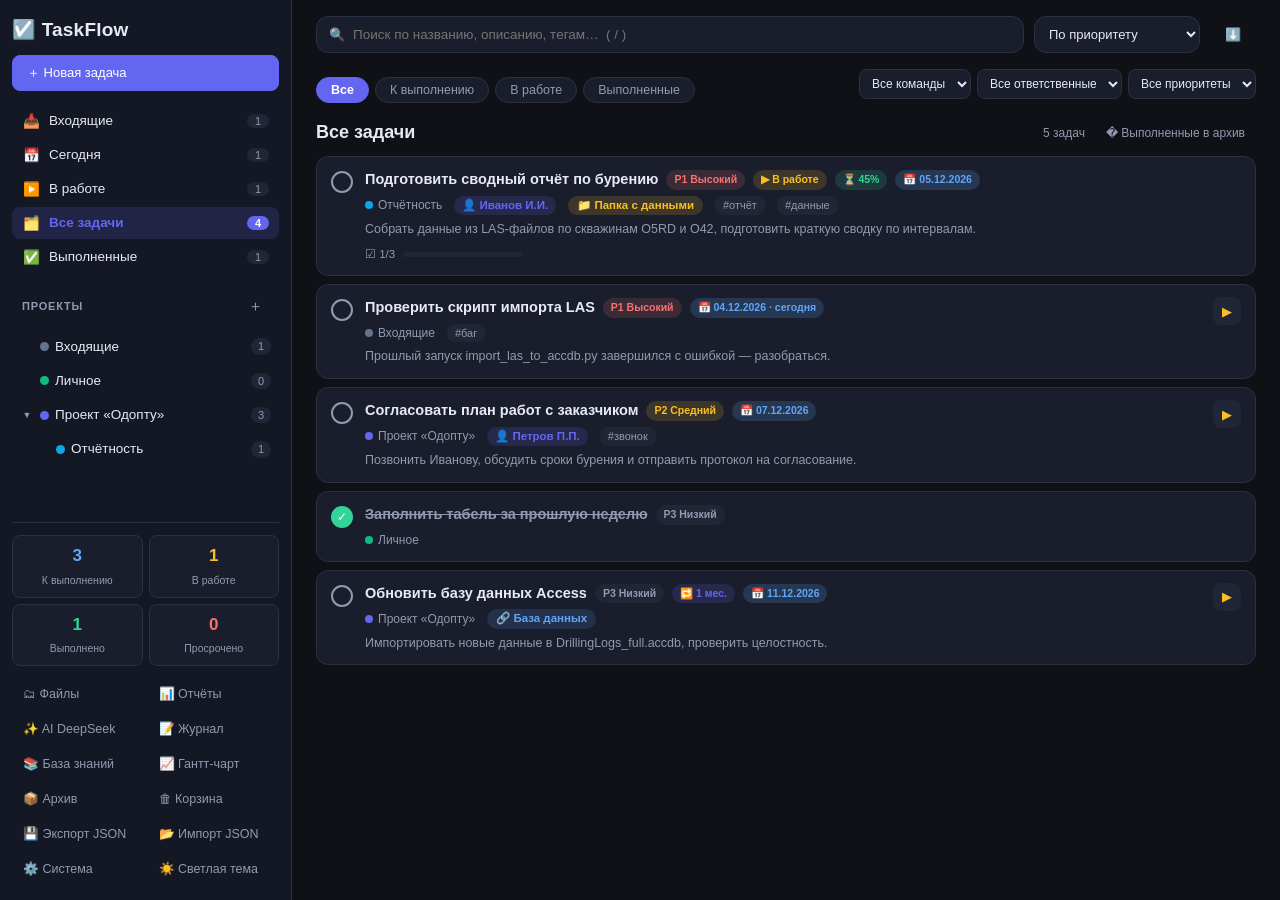
<file: ToDo_tracker/index.html>
<!DOCTYPE html>
<html lang="ru" data-theme="dark">
<head>
  <meta charset="UTF-8">
  <meta name="viewport" content="width=device-width, initial-scale=1.0">
  <title>TaskFlow — трекер рабочих задач</title>
  <link rel="icon" href="data:,">
  <link rel="stylesheet" href="styles.css">
</head>
<body>
  <div class="app">
    <!-- ===== Сайдбар ===== -->
    <aside class="sidebar">
      <div class="sidebar-header">
        <div class="logo">☑️ TaskFlow</div>
        <button id="btnNewTask" class="btn btn-primary btn-wide">＋ Новая задача</button>
      </div>

      <nav class="views" id="viewsNav">
        <button class="view-item" data-view="inbox"><span class="view-ico">📥</span> Входящие <span class="view-count" data-count="inbox"></span></button>
        <button class="view-item" data-view="today"><span class="view-ico">📅</span> Сегодня <span class="view-count" data-count="today"></span></button>
        <button class="view-item" data-view="progress"><span class="view-ico">▶️</span> В работе <span class="view-count" data-count="progress"></span></button>
        <button class="view-item" data-view="all"><span class="view-ico">🗂️</span> Все задачи <span class="view-count" data-count="all"></span></button>
        <button class="view-item" data-view="done"><span class="view-ico">✅</span> Выполненные <span class="view-count" data-count="done"></span></button>
      </nav>

      <div class="folders-block">
        <div class="folders-header">
          <span class="folders-title">Проекты</span>
          <button id="btnNewFolder" class="icon-btn" title="Создать папку">＋</button>
        </div>
        <div id="folderTree" class="folder-tree"></div>
      </div>

      <div class="sidebar-footer">
        <div class="stats-mini" id="statsMini"></div>
        <button id="btnFiles" class="btn btn-ghost btn-wide">🗂 Файлы</button>
        <button id="btnReports" class="btn btn-ghost btn-wide">📊 Отчёты</button>
        <button id="btnAI" class="btn btn-ghost btn-wide">✨ AI DeepSeek</button>
        <button id="btnJournal" class="btn btn-ghost btn-wide">📝 Журнал</button>
        <button id="btnKb" class="btn btn-ghost btn-wide">📚 База знаний</button>
        <button id="btnGantt" class="btn btn-ghost btn-wide">📈 Гантт-чарт</button>
        <button id="btnArchive" class="btn btn-ghost btn-wide">📦 Архив</button>
        <button id="btnTrash" class="btn btn-ghost btn-wide">🗑 Корзина</button>
        <button id="btnExport" class="btn btn-ghost btn-wide">💾 Экспорт JSON</button>
        <button id="btnImport" class="btn btn-ghost btn-wide">📂 Импорт JSON</button>
        <button id="btnSystem" class="btn btn-ghost btn-wide">⚙️ Система</button>
        <button id="btnTheme" class="btn btn-ghost btn-wide">🌓 Тема</button>
      </div>
      <input type="file" id="importFile" accept=".json" class="hidden">
    </aside>

    <!-- ===== Основная область ===== -->
    <main class="main">
      <header class="topbar">
        <div class="search-wrap">
          <span class="search-ico">🔍</span>
          <input id="searchInput" type="text" placeholder="Поиск по названию, описанию, тегам…  ( / )">
        </div>
        <select id="sortSelect" class="select" title="Сортировка">
          <option value="priority">По приоритету</option>
          <option value="due">По сроку</option>
          <option value="created">По дате создания</option>
          <option value="updated">По дате обновления</option>
          <option value="title">По названию</option>
          <option value="folder">По проекту</option>
          <option value="assignee">По ответственному</option>
          <option value="team">По команде</option>
          <option value="status">По статусу</option>
        </select>
        <button id="sortDirBtn" class="btn btn-ghost" title="Направление сортировки">⬇️</button>
      </header>

      <div class="filter-bar">
        <div class="filter-chips" id="filterChips">
          <button class="chip active" data-status="all">Все</button>
          <button class="chip" data-status="todo">К выполнению</button>
          <button class="chip" data-status="progress">В работе</button>
          <button class="chip" data-status="done">Выполненные</button>
        </div>
        <div class="filter-selects">
          <select id="teamFilter" class="select select-sm" title="Фильтр по команде">
            <option value="all">Все команды</option>
          </select>
          <select id="assigneeFilter" class="select select-sm" title="Фильтр по ответственному">
            <option value="all">Все ответственные</option>
          </select>
          <select id="priorityFilter" class="select select-sm" title="Фильтр по приоритету">
            <option value="all">Все приоритеты</option>
            <option value="high">Высокий</option>
            <option value="medium">Средний</option>
            <option value="low">Низкий</option>
          </select>
        </div>
      </div>

      <div class="list-header">
        <h2 id="viewTitle">Все задачи</h2>
        <div class="list-tools">
          <span id="listCount" class="list-count"></span>
          <button id="btnClearDone" class="btn btn-ghost btn-sm">� Выполненные в архив</button>
        </div>
      </div>

      <div id="taskList" class="task-list"></div>
      <div id="emptyState" class="empty-state hidden">
        <div class="empty-ico">🗒️</div>
        <p>Здесь пока пусто</p>
        <button class="btn btn-primary" onclick="App.newTask()">＋ Создать задачу</button>
      </div>
    </main>
  </div>

  <!-- ===== Модальное окно задачи ===== -->
  <div class="modal-overlay hidden" id="taskModal">
    <div class="modal">
      <div class="modal-header">
        <h3 id="taskModalTitle">Новая задача</h3>
        <button class="icon-btn" data-close="taskModal">✕</button>
      </div>
      <div class="modal-body">
        <label class="field">
          <span>Название *</span>
          <input id="fTitle" type="text" placeholder="Что нужно сделать?">
        </label>
        <label class="field">
          <span>Описание</span>
          <textarea id="fDesc" rows="4" placeholder="Подробности, контекст, критерии готовности…"></textarea>
        </label>
        <div class="field-row">
          <label class="field">
            <span>Папка</span>
            <select id="fFolder"></select>
          </label>
          <label class="field">
            <span>Статус</span>
            <select id="fStatus">
              <option value="todo">К выполнению</option>
              <option value="progress">В работе</option>
              <option value="done">Выполнено</option>
            </select>
          </label>
        </div>
        <div class="field-row">
          <label class="field">
            <span>Дата начала</span>
            <input id="fStartDate" type="date">
          </label>
          <label class="field">
            <span>Срок</span>
            <input id="fDueDate" type="date">
          </label>
        </div>
        <div class="field-row">
          <label class="field">
            <span>Прогресс</span>
            <div class="progress-input">
              <input id="fProgress" type="range" min="0" max="100" step="5" value="0">
              <span id="fProgressVal" class="muted" style="font-size:12px;min-width:42px">авто</span>
            </div>
          </label>
          <label class="check-field" style="align-self:flex-end;padding-bottom:8px">
            <input type="checkbox" id="fProgressAuto" checked>
            <span style="font-size:12.5px;font-weight:400">авто (по подзадачам)</span>
          </label>
        </div>
        <div class="field-row">
          <label class="check-field" style="padding-bottom:8px">
            <input type="checkbox" id="fRecurring">
            <span>🔁 Повторяется</span>
          </label>
          <label class="field" style="flex-direction:row;align-items:center;gap:6px;flex:0 0 auto">
            <span>каждые</span>
            <input id="fRecurringEvery" type="number" min="1" max="99" value="1" style="width:70px" disabled>
          </label>
          <label class="field">
            <select id="fRecurringUnit" disabled>
              <option value="day">дней</option>
              <option value="week">недель</option>
              <option value="month">месяцев</option>
            </select>
          </label>
        </div>
        <div class="field-row">
          <label class="field">
            <span>Команда</span>
            <select id="fTeam"></select>
          </label>
          <label class="field">
            <span>Ответственный</span>
            <select id="fAssignee"></select>
          </label>
        </div>
        <div class="field">
          <span>Приоритет</span>
          <div class="segmented" id="fPriority">
            <button type="button" data-val="low">🟢 Низкий</button>
            <button type="button" data-val="medium">🟡 Средний</button>
            <button type="button" data-val="high">🔴 Высокий</button>
          </div>
        </div>
        <label class="field">
          <span>Теги (через запятую)</span>
          <input id="fTags" type="text" placeholder="отчёт, клиент X">
        </label>

        <div class="field">
          <div class="field-title-row">
            <span>Подзадачи</span>
            <button id="btnAddSubtask" class="btn btn-ghost btn-sm">＋ Добавить</button>
          </div>
          <div id="subtaskList" class="subtask-list"></div>
        </div>

        <div class="field">
          <div class="field-title-row">
            <span>Ссылки и файлы</span>
            <span class="field-actions">
              <button id="btnAddLink" class="btn btn-ghost btn-sm">🔗 Ссылка</button>
              <button id="btnAddFolderLink" class="btn btn-ghost btn-sm">📁 Папка</button>
              <button id="btnPickFile" class="btn btn-ghost btn-sm">📎 Файл с диска</button>
              <button id="btnPickLibraryFile" class="btn btn-ghost btn-sm">🗂 Из библиотеки</button>
            </span>
          </div>
          <div id="linkList" class="link-list"></div>
          <input type="file" id="taskFilePicker" multiple class="hidden">
          <p class="hint">Чтобы файл открывался в родном приложении (Word, Excel…), добавьте его через «🔗 Ссылка» с путём к файлу, а папку — через «📁 Папка» (нужна однократная интеграция: ⚙️ Система). Файлы из библиотеки открываются во встроенном просмотрщике браузера.</p>
        </div>

        <div class="ai-row">
          <button id="aiTaskSummarize" class="btn btn-ai btn-sm">✨ Суммаризировать описание</button>
          <button id="aiTaskSubtasks" class="btn btn-ai btn-sm">🧩 Разбить на подзадачи</button>
        </div>
      </div>
      <div class="modal-footer">
        <button id="btnDeleteTask" class="btn btn-danger hidden">🗑 Удалить</button>
        <button id="btnManageTeam" class="btn btn-ghost" title="Управление командами и сотрудниками">👥 Команда</button>
        <span class="spacer"></span>
        <button class="btn" data-close="taskModal">Отмена</button>
        <button id="btnSaveTask" class="btn btn-primary">💾 Сохранить</button>
      </div>
    </div>
  </div>

  <!-- ===== Модальное окно папки ===== -->
  <div class="modal-overlay hidden" id="folderModal">
    <div class="modal modal-sm">
      <div class="modal-header">
        <h3 id="folderModalTitle">Новая папка</h3>
        <button class="icon-btn" data-close="folderModal">✕</button>
      </div>
      <div class="modal-body">
        <label class="field">
          <span>Название *</span>
          <input id="fFolderName" type="text" placeholder="Например: Проект «Альфа»">
        </label>
        <label class="field">
          <span>Родительская папка</span>
          <select id="fFolderParent"></select>
        </label>
        <div class="field">
          <span>Цвет</span>
          <div class="color-swatches" id="fFolderColor"></div>
        </div>
      </div>
      <div class="modal-footer">
        <button id="btnDeleteFolder" class="btn btn-danger hidden">🗑 Удалить</button>
        <span class="spacer"></span>
        <button class="btn" data-close="folderModal">Отмена</button>
        <button id="btnSaveFolder" class="btn btn-primary">💾 Сохранить</button>
      </div>
    </div>
  </div>

  <!-- ===== Модальное окно отчётов ===== -->
  <div class="modal-overlay hidden" id="reportModal">
    <div class="modal modal-lg">
      <div class="modal-header">
        <h3>📊 Отчёты</h3>
        <button class="icon-btn" data-close="reportModal">✕</button>
      </div>
      <div class="report-scope">
        <span class="muted" style="font-size:12px">Отчёт по:</span>
        <select id="reportTeamFilter" class="select select-sm" title="Фильтр по команде">
          <option value="all">Все команды</option>
        </select>
        <select id="reportPersonFilter" class="select select-sm" title="Фильтр по сотруднику">
          <option value="all">Все сотрудники</option>
        </select>
      </div>
      <div class="tabs" id="reportTabs">
        <button class="tab active" data-tab="summary">Сводка</button>
        <button class="tab" data-tab="text">Текстовый отчёт</button>
        <button class="tab" data-tab="ai">AI-отчёт</button>
      </div>
      <div class="modal-body">
        <div class="tab-panel active" id="reportPanelSummary">
          <div id="reportSummary"></div>
        </div>
        <div class="tab-panel" id="reportPanelText">
          <div class="report-tools">
            <button id="btnCopyReport" class="btn btn-ghost btn-sm">📋 Копировать</button>
            <button id="btnDownloadReport" class="btn btn-ghost btn-sm">⬇️ Скачать .md</button>
            <button id="btnDownloadReportHtml" class="btn btn-ghost btn-sm">🌐 Скачать .html</button>
            <button id="btnPrintReport" class="btn btn-ghost btn-sm">🖨 Печать</button>
          </div>
          <pre id="reportText" class="report-text"></pre>
        </div>
        <div class="tab-panel" id="reportPanelAi">
          <div class="ai-scope">
            <label class="field">
              <span>Какие задачи включить в отчёт</span>
              <select id="aiReportScope">
                <option value="all">Все задачи</option>
                <option value="open">Открытые (не выполненные)</option>
                <option value="done">Выполненные</option>
                <option value="overdue">Просроченные</option>
                <option value="folder">Из проекта…</option>
                <option value="select">Выбрать вручную…</option>
              </select>
            </label>
            <select id="aiReportFolder" class="select hidden" title="Проект"></select>
            <span id="aiScopeCount" class="muted"></span>
          </div>
          <div id="aiReportPicker" class="ai-picker hidden"></div>
          <div class="report-tools">
            <button id="btnAiReport" class="btn btn-ai">✨ Сгенерировать AI-отчёт</button>
            <button id="btnCopyAiReport" class="btn btn-ghost btn-sm hidden">📋 Копировать</button>
            <button id="btnDownloadAiReport" class="btn btn-ghost btn-sm hidden">⬇️ Скачать .md</button>
            <button id="btnDownloadAiReportHtml" class="btn btn-ghost btn-sm hidden">🌐 Скачать .html</button>
          </div>
          <div id="aiReportOutput" class="ai-output">
            <p class="muted">AI проанализирует выбранные задачи и подготовит краткую сводку: итоги, приоритеты, риски и рекомендации.</p>
          </div>
        </div>
      </div>
    </div>
  </div>

  <!-- ===== Модальное окно AI ===== -->
  <div class="modal-overlay hidden" id="aiModal">
    <div class="modal modal-lg">
      <div class="modal-header">
        <h3>✨ AI DeepSeek</h3>
        <button class="icon-btn" data-close="aiModal">✕</button>
      </div>
      <div class="tabs" id="aiTabs">
        <button class="tab active" data-tab="settings">Настройки</button>
        <button class="tab" data-tab="parse">Разбор текста → задачи</button>
      </div>
      <div class="modal-body">
        <div class="tab-panel active" id="aiPanelSettings">
          <label class="field">
            <span>API-ключ DeepSeek</span>
            <input id="aiKey" type="password" placeholder="sk-…" autocomplete="off">
          </label>
          <p class="hint">Ключ хранится только в вашем браузере (localStorage) и никуда не отправляется, кроме API DeepSeek. Получить ключ: <b>platform.deepseek.com</b></p>
          <div class="field-row">
            <label class="field">
              <span>Модель</span>
              <select id="aiModel">
                <option value="deepseek-chat">deepseek-chat (быстрая)</option>
                <option value="deepseek-reasoner">deepseek-reasoner (глубокая)</option>
              </select>
            </label>
            <label class="field">
              <span>Базовый URL API</span>
              <input id="aiBaseUrl" type="text" placeholder="https://api.deepseek.com">
            </label>
          </div>
          <div class="ai-row">
            <button id="btnTestAi" class="btn btn-ai">🔌 Проверить подключение</button>
            <span id="aiTestResult" class="muted"></span>
          </div>
        </div>
        <div class="tab-panel" id="aiPanelParse">
          <label class="field">
            <span>Вставьте текст (письмо, протокол встречи, список дел…)</span>
            <textarea id="aiText" rows="7" placeholder="Например: «До пятницы подготовить отчёт для клиента. Срочно: оплатить счёт за сервер. Также нужно договориться с Ивановым о встрече на следующей неделе…»"></textarea>
          </label>
          <label class="field">
            <span>Папка для новых задач</span>
            <select id="aiTargetFolder"></select>
          </label>
          <div class="ai-row">
            <button id="btnAiParse" class="btn btn-ai">🔍 Извлечь задачи</button>
          </div>
          <div id="aiParseOutput" class="ai-output hidden">
            <div class="ai-parse-toolbar">
              <span>Найденные задачи (отметьте нужные):</span>
              <button id="btnAiApply" class="btn btn-primary btn-sm">＋ Добавить отмеченные</button>
            </div>
            <div id="aiParseList"></div>
          </div>
        </div>
      </div>
    </div>
  </div>

  <!-- ===== Модальное окно: команда и ответственные ===== -->
  <div class="modal-overlay hidden" id="teamModal">
    <div class="modal">
      <div class="modal-header">
        <h3>👥 Команда и ответственные</h3>
        <button class="icon-btn" data-close="teamModal">✕</button>
      </div>
      <div class="modal-body team-body">
        <div class="team-col">
          <div class="field-title-row">
            <span>Команды</span>
            <button id="btnAddTeam" class="btn btn-ghost btn-sm">＋ Добавить</button>
          </div>
          <div id="teamList" class="team-list"></div>
        </div>
        <div class="team-col">
          <div class="field-title-row">
            <span>Сотрудники</span>
            <button id="btnAddPerson" class="btn btn-ghost btn-sm">＋ Добавить</button>
          </div>
          <div id="personList" class="team-list"></div>
        </div>
      </div>
      <div class="modal-footer">
        <span class="hint">Изменения сохраняются сразу</span>
        <span class="spacer"></span>
        <button class="btn btn-primary" data-close="teamModal">Готово</button>
      </div>
    </div>
  </div>

  <!-- ===== Модальное окно: библиотека файлов ===== -->
  <div class="modal-overlay hidden" id="fileModal">
    <div class="modal modal-lg">
      <div class="modal-header">
        <h3>🗂 Библиотека файлов</h3>
        <button class="icon-btn" data-close="fileModal">✕</button>
      </div>
      <div class="modal-body file-body">
        <aside class="file-sidebar">
          <div class="folders-header">
            <span class="folders-title">Папки файлов</span>
            <button id="btnNewFileFolder" class="icon-btn" title="Создать папку файлов">＋</button>
          </div>
          <div id="fileFolderTree" class="file-tree"></div>
          <p class="hint">Файлы хранятся локально в браузере (IndexedDB) и работают без сервера.</p>
        </aside>
        <div class="file-main">
          <div class="file-toolbar">
            <button id="btnAddFiles" class="btn btn-primary btn-sm">📎 Добавить файлы</button>
            <button id="btnMoveFiles" class="btn btn-ghost btn-sm" title="Переместить отмеченные файлы в выбранную папку">📁 Переместить →</button>
            <select id="fileMoveTarget" class="select select-sm" title="Папка для перемещения"></select>
            <span class="spacer"></span>
            <input id="fileSearchInput" class="file-search" type="text" placeholder="Поиск файлов…">
          </div>
          <div id="fileList" class="file-list"></div>
          <input type="file" id="filePickerInput" multiple class="hidden">
        </div>
      </div>
    </div>
  </div>

  <!-- ===== Модальное окно: выбрать файлы из библиотеки ===== -->
  <div class="modal-overlay hidden" id="filePickerModal">
    <div class="modal modal-sm">
      <div class="modal-header">
        <h3>🗂 Выбрать файлы</h3>
        <button class="icon-btn" data-close="filePickerModal">✕</button>
      </div>
      <div class="modal-body">
        <input id="filePickerSearch" type="text" placeholder="Поиск файлов…">
        <div id="filePickerList" class="file-picker-list"></div>
      </div>
      <div class="modal-footer">
        <span class="spacer"></span>
        <button class="btn" data-close="filePickerModal">Отмена</button>
        <button id="btnFilePickerAdd" class="btn btn-primary">＋ Прикрепить выбранные</button>
      </div>
    </div>
  </div>

  <!-- ===== Модальное окно: система и интеграция Windows ===== -->
  <div class="modal-overlay hidden" id="systemModal">
    <div class="modal modal-sm">
      <div class="modal-header">
        <h3>⚙️ Система и интеграция</h3>
        <button class="icon-btn" data-close="systemModal">✕</button>
      </div>
      <div class="modal-body">
        <label class="check-field">
          <input type="checkbox" id="nativeOpenCheck">
          <span>Открывать файлы и папки в приложениях Windows</span>
        </label>
        <p class="hint">При включённой интеграции файлы открываются в Word, Excel и других приложениях, папки — в Проводнике. Устанавливается один раз и не требует прав администратора.</p>
        <div class="report-tools">
          <button id="btnDownloadInstaller" class="btn btn-ai btn-sm">⬇️ Скачать Установить_интеграцию.bat</button>
          <button id="btnTestIntegration" class="btn btn-ghost btn-sm">🧪 Проверить</button>
        </div>
        <ol class="hint" style="padding-left:18px;display:flex;flex-direction:column;gap:4px">
          <li>Скачайте и запустите <b>Установить_интеграцию.bat</b> (двойной клик).</li>
          <li>Подтвердите установку — появится сообщение об успехе.</li>
          <li>Нажмите «Проверить»: должно появиться окно «Интеграция работает».</li>
          <li>Если открытие не работает — перезапустите браузер (Windows применяет протоколы после перезапуска).</li>
        </ol>
      </div>
    </div>
  </div>

  <!-- ===== Модальное окно: журнал и заметки ===== -->
  <div class="modal-overlay hidden" id="journalModal">
    <div class="modal modal-lg">
      <div class="modal-header">
        <h3>📝 Журнал и заметки</h3>
        <button class="icon-btn" data-close="journalModal">✕</button>
      </div>
      <div class="modal-body doc-body">
        <div class="doc-list-col" id="journalListCol">
          <input id="journalSearch" type="text" placeholder="Поиск по заметкам…">
          <button id="btnNewNote" class="btn btn-primary btn-wide">＋ Новая заметка</button>
          <div id="journalList" class="doc-list"></div>
          <p class="hint">Вставьте листинг совещания или заметки — AI DeepSeek составит резюме, протокол или превратит текст в задачи.</p>
        </div>
        <div class="doc-editor-col hidden" id="journalEditor">
          <input id="jTitle" type="text" placeholder="Заголовок заметки">
          <textarea id="jText" rows="13" placeholder="Вставьте текст: листинг совещания, звонка, свои заметки…"></textarea>
          <input id="jTags" type="text" placeholder="Теги через запятую">
          <div class="ai-row">
            <button id="btnJournalSummary" class="btn btn-ai btn-sm">✨ Резюме</button>
            <button id="btnJournalMinutes" class="btn btn-ai btn-sm">📋 Протокол</button>
            <button id="btnJournalToTasks" class="btn btn-ai btn-sm">🎯 В задачи</button>
          </div>
          <div id="journalAiOut" class="ai-output hidden"></div>
          <div class="doc-actions">
            <button id="btnDeleteNote" class="btn btn-danger btn-sm hidden">🗑 Удалить</button>
            <span class="spacer"></span>
            <button id="btnJournalBack" class="btn btn-ghost btn-sm">← Назад</button>
            <button id="btnSaveNote" class="btn btn-primary btn-sm">💾 Сохранить</button>
          </div>
        </div>
      </div>
    </div>
  </div>

  <!-- ===== Модальное окно: база знаний ===== -->
  <div class="modal-overlay hidden" id="kbModal">
    <div class="modal modal-lg">
      <div class="modal-header">
        <h3>📚 База знаний</h3>
        <button class="icon-btn" data-close="kbModal">✕</button>
      </div>
      <div class="modal-body doc-body">
        <div class="doc-list-col" id="kbListCol">
          <input id="kbSearch" type="text" placeholder="Быстрый поиск по статьям…">
          <button id="btnNewKb" class="btn btn-primary btn-wide">＋ Новая статья</button>
          <div id="kbList" class="doc-list"></div>
          <p class="hint">Поиск работает мгновенно: по названию, содержимому и тегам. AI поможет структурировать статью.</p>
        </div>
        <div class="doc-editor-col hidden" id="kbEditor">
          <input id="kTitle" type="text" placeholder="Название статьи">
          <textarea id="kContent" rows="13" placeholder="Содержимое статьи базы знаний…"></textarea>
          <input id="kTags" type="text" placeholder="Теги через запятую (для поиска)">
          <div class="ai-row">
            <button id="btnKbAssist" class="btn btn-ai btn-sm">✨ Структурировать с AI</button>
          </div>
          <div id="kbAiOut" class="ai-output hidden"></div>
          <div class="doc-actions">
            <button id="btnDeleteKb" class="btn btn-danger btn-sm hidden">🗑 Удалить</button>
            <span class="spacer"></span>
            <button id="btnKbBack" class="btn btn-ghost btn-sm">← Назад</button>
            <button id="btnSaveKb" class="btn btn-primary btn-sm">💾 Сохранить</button>
          </div>
        </div>
      </div>
    </div>
  </div>

  <!-- ===== Модальное окно: корзина ===== -->
  <div class="modal-overlay hidden" id="trashModal">
    <div class="modal">
      <div class="modal-header">
        <h3>🗑 Корзина <span id="trashCount" class="muted" style="font-size:12px;font-weight:400"></span></h3>
        <button class="icon-btn" data-close="trashModal">✕</button>
      </div>
      <div class="modal-body">
        <div id="trashList" class="doc-list" style="min-height:160px;max-height:52vh"></div>
      </div>
      <div class="modal-footer">
        <button id="btnEmptyTrash" class="btn btn-danger btn-sm hidden">🗑 Очистить корзину</button>
        <span class="spacer"></span>
        <button class="btn btn-primary" data-close="trashModal">Готово</button>
      </div>
    </div>
  </div>

  <!-- ===== Модальное окно: архив ===== -->
  <div class="modal-overlay hidden" id="archiveModal">
    <div class="modal">
      <div class="modal-header">
        <h3>📦 Архив выполненных задач <span id="archiveCount" class="muted" style="font-size:12px;font-weight:400"></span></h3>
        <button class="icon-btn" data-close="archiveModal">✕</button>
      </div>
      <div class="modal-body">
        <input id="archiveSearch" type="text" placeholder="Поиск по названию, проекту, команде, сотруднику…">
        <div id="archiveList" class="doc-list" style="min-height:160px;max-height:52vh"></div>
      </div>
      <div class="modal-footer">
        <button id="btnClearArchive" class="btn btn-danger btn-sm hidden">🗑 Удалить весь архив</button>
        <span class="spacer"></span>
        <button class="btn btn-primary" data-close="archiveModal">Готово</button>
      </div>
    </div>
  </div>

  <!-- ===== Модальное окно: Гантт-чарт ===== -->
  <div class="modal-overlay hidden" id="ganttModal">
    <div class="modal modal-xl">
      <div class="modal-header">
        <h3>📈 Гантт-чарт задач</h3>
        <button class="icon-btn" data-close="ganttModal">✕</button>
      </div>
      <div class="modal-body">
        <div class="gantt-controls">
          <select id="ganttFolderFilter" class="select select-sm" title="Проект"></select>
          <select id="ganttTeamFilter" class="select select-sm" title="Команда"></select>
          <select id="ganttPersonFilter" class="select select-sm" title="Сотрудник"></select>
          <select id="ganttStatusFilter" class="select select-sm" title="Статусы">
            <option value="open">Открытые</option>
            <option value="all">Все задачи</option>
            <option value="todo">К выполнению</option>
            <option value="progress">В работе</option>
            <option value="done">Выполненные</option>
          </select>
          <span id="ganttCount" class="muted" style="font-size:12px"></span>
        </div>
        <div class="gantt-legend">
          <span><span class="legend-box"></span> задача</span>
          <span><span class="legend-box fill"></span> прогресс выполнения</span>
          <span><span class="legend-box overdue"></span> просрочено</span>
          <span><span class="legend-box today"></span> сегодня</span>
          <span class="muted" style="font-size:11px">клик по строке — открыть задачу</span>
        </div>
        <div class="gantt-scroll">
          <div id="ganttChart"></div>
        </div>
      </div>
    </div>
  </div>

  <div id="toast" class="toast hidden"></div>

  <script src="storage.js"></script>
  <script src="app.js"></script>
  <script src="files.js"></script>
  <script src="ai.js"></script>
</body>
</html>
</file>
<file: ToDo_tracker/styles.css>
/* ===================== TaskFlow — стили ===================== */
:root {
  --font: -apple-system, "Segoe UI", Roboto, "Helvetica Neue", Arial, sans-serif;
  --radius: 12px;
  --radius-sm: 8px;
  --transition: 0.18s ease;
}

html[data-theme="dark"] {
  --bg: #0f1117;
  --bg-soft: #141824;
  --surface: #1a1e2c;
  --surface-2: #202636;
  --border: #2b3142;
  --text: #e7eaf2;
  --muted: #929ab0;
  --accent: #6366f1;
  --accent-soft: rgba(99, 102, 241, 0.16);
  --green: #34d399;
  --green-soft: rgba(52, 211, 153, 0.15);
  --amber: #fbbf24;
  --amber-soft: rgba(251, 191, 36, 0.15);
  --red: #f87171;
  --red-soft: rgba(248, 113, 113, 0.15);
  --blue: #60a5fa;
  --shadow: 0 12px 40px rgba(0, 0, 0, 0.45);
  --input-bg: #111522;
}

html[data-theme="light"] {
  --bg: #f4f5f9;
  --bg-soft: #eceef5;
  --surface: #ffffff;
  --surface-2: #f6f7fb;
  --border: #e2e5ef;
  --text: #1c2030;
  --muted: #6b7280;
  --accent: #4f46e5;
  --accent-soft: rgba(79, 70, 229, 0.1);
  --green: #059669;
  --green-soft: rgba(5, 150, 105, 0.12);
  --amber: #d97706;
  --amber-soft: rgba(217, 119, 6, 0.12);
  --red: #dc2626;
  --red-soft: rgba(220, 38, 38, 0.1);
  --blue: #2563eb;
  --shadow: 0 12px 40px rgba(30, 34, 60, 0.14);
  --input-bg: #ffffff;
}

* { box-sizing: border-box; margin: 0; padding: 0; }

html, body { height: 100%; }

body {
  font-family: var(--font);
  background: var(--bg);
  color: var(--text);
  font-size: 14px;
  line-height: 1.5;
  overflow: hidden;
}

.hidden { display: none !important; }
.muted { color: var(--muted); }
code { font-family: Consolas, "Courier New", monospace; font-size: 12px; background: var(--accent-soft); padding: 1px 5px; border-radius: 4px; }

button { font-family: inherit; cursor: pointer; }

/* ---------- Каркас ---------- */
.app { display: flex; height: 100vh; }

.sidebar {
  width: 292px;
  min-width: 292px;
  background: var(--bg-soft);
  border-right: 1px solid var(--border);
  display: flex;
  flex-direction: column;
  padding: 16px 12px;
  gap: 14px;
  overflow-y: auto;
  overflow-x: hidden;
}

/* Шапка и навигация не сжимаются при малой высоте окна */
.sidebar-header, .views { flex-shrink: 0; }

.sidebar-header { display: flex; flex-direction: column; gap: 10px; }

.logo {
  font-size: 19px;
  font-weight: 700;
  letter-spacing: 0.2px;
  display: flex;
  align-items: center;
  gap: 8px;
}

.main {
  flex: 1;
  display: flex;
  flex-direction: column;
  overflow: hidden;
  padding: 16px 24px 0;
}

/* ---------- Кнопки ---------- */
.btn {
  border: 1px solid var(--border);
  background: var(--surface);
  color: var(--text);
  border-radius: var(--radius-sm);
  padding: 8px 14px;
  font-size: 13px;
  font-weight: 500;
  transition: background var(--transition), border-color var(--transition), transform var(--transition);
}
.btn:hover { background: var(--surface-2); border-color: var(--accent); }
.btn:active { transform: scale(0.97); }

.btn-primary {
  background: var(--accent);
  border-color: var(--accent);
  color: #fff;
}
.btn-primary:hover { background: color-mix(in srgb, var(--accent) 85%, #000); border-color: var(--accent); }

.btn-ghost { background: transparent; border-color: transparent; color: var(--muted); }
.btn-ghost:hover { background: var(--surface-2); color: var(--text); }

.btn-danger { background: var(--red-soft); border-color: transparent; color: var(--red); }
.btn-danger:hover { background: var(--red); color: #fff; }

.btn-ai {
  background: var(--accent-soft);
  border-color: transparent;
  color: var(--accent);
}
.btn-ai:hover { border-color: var(--accent); }

.btn-wide { width: 100%; text-align: left; display: flex; align-items: center; gap: 8px; justify-content: flex-start; }
.btn-sm { padding: 5px 10px; font-size: 12px; }

.icon-btn {
  background: transparent;
  border: none;
  color: var(--muted);
  font-size: 15px;
  width: 28px;
  height: 28px;
  border-radius: 6px;
  display: inline-flex;
  align-items: center;
  justify-content: center;
  transition: background var(--transition), color var(--transition);
}
.icon-btn:hover { background: var(--surface-2); color: var(--text); }

/* ---------- Навигация ---------- */
.views { display: flex; flex-direction: column; gap: 2px; }

.view-item {
  display: flex;
  align-items: center;
  gap: 9px;
  width: 100%;
  text-align: left;
  background: transparent;
  border: none;
  color: var(--text);
  font-size: 13.5px;
  padding: 8px 10px;
  border-radius: var(--radius-sm);
  transition: background var(--transition);
}
.view-item:hover { background: var(--surface); }
.view-item.active { background: var(--accent-soft); color: var(--accent); font-weight: 600; }
.view-ico { width: 18px; text-align: center; }
.view-count { margin-left: auto; font-size: 11px; color: var(--muted); background: var(--surface-2); border-radius: 10px; padding: 1px 8px; }
.view-item.active .view-count { background: var(--accent); color: #fff; }

/* ---------- Папки ---------- */
.folders-block {
  flex: 1 1 auto;
  min-height: 100px;
  overflow-y: auto;
  overflow-x: hidden;
}

.folders-header {
  display: flex;
  align-items: center;
  justify-content: space-between;
  padding: 6px 10px;
  margin-bottom: 4px;
}
.folders-title { font-size: 11px; font-weight: 700; text-transform: uppercase; letter-spacing: 0.8px; color: var(--muted); }

.folder-tree { display: flex; flex-direction: column; gap: 2px; }

.folder-row {
  display: flex;
  align-items: center;
  gap: 6px;
  padding: 6px 8px;
  border-radius: var(--radius-sm);
  cursor: pointer;
  transition: background var(--transition);
  user-select: none;
}
.folder-row:hover { background: var(--surface); }
.folder-row.active { background: var(--accent-soft); }
.folder-row.active .folder-name { color: var(--accent); font-weight: 600; }

.folder-toggle { width: 14px; font-size: 9px; color: var(--muted); background: none; border: none; flex-shrink: 0; }
.folder-dot { width: 9px; height: 9px; border-radius: 50%; flex-shrink: 0; }
.folder-name { flex: 1; font-size: 13.5px; white-space: nowrap; overflow: hidden; text-overflow: ellipsis; }
.folder-count { font-size: 11px; color: var(--muted); background: var(--surface-2); border-radius: 10px; padding: 0 7px; }
.folder-actions { display: none; gap: 2px; }
.folder-row:hover .folder-actions { display: flex; }
.folder-row:hover .folder-count { display: none; }
.folder-actions .icon-btn { width: 22px; height: 22px; font-size: 12px; }

/* ---------- Подвал сайдбара ---------- */
.sidebar-footer {
  flex-shrink: 0;
  display: grid;
  grid-template-columns: repeat(2, minmax(0, 1fr));
  gap: 4px;
  margin-top: auto;
  border-top: 1px solid var(--border);
  padding-top: 12px;
}
.sidebar-footer .btn { font-size: 12.5px; padding: 7px 10px; }

.stats-mini {
  grid-column: 1 / -1;
  display: grid;
  grid-template-columns: repeat(2, minmax(0, 1fr));
  gap: 6px;
  margin-bottom: 8px;
}
.stat-mini {
  background: var(--surface);
  border: 1px solid var(--border);
  border-radius: var(--radius-sm);
  padding: 7px 6px;
  text-align: center;
}
.stat-mini .num { font-size: 17px; font-weight: 700; display: block; }
.stat-mini .lbl { font-size: 10.5px; color: var(--muted); white-space: nowrap; }
.stat-mini.todo .num { color: var(--blue); }
.stat-mini.progress .num { color: var(--amber); }
.stat-mini.done .num { color: var(--green); }
.stat-mini.overdue .num { color: var(--red); }

/* ---------- Верхняя панель ---------- */
.topbar { display: flex; gap: 10px; align-items: center; }

.search-wrap {
  flex: 1;
  display: flex;
  align-items: center;
  gap: 8px;
  background: var(--surface);
  border: 1px solid var(--border);
  border-radius: var(--radius);
  padding: 0 12px;
  transition: border-color var(--transition);
}
.search-wrap:focus-within { border-color: var(--accent); }
.search-ico { color: var(--muted); font-size: 13px; }
.search-wrap input {
  flex: 1;
  background: transparent;
  border: none;
  outline: none;
  color: var(--text);
  padding: 10px 0;
  font-size: 13.5px;
  font-family: inherit;
}

.select {
  background: var(--surface);
  border: 1px solid var(--border);
  color: var(--text);
  border-radius: var(--radius);
  padding: 9px 10px;
  font-size: 13px;
  outline: none;
  font-family: inherit;
}
.select:focus { border-color: var(--accent); }

/* ---------- Фильтр-чипы ---------- */
.filter-chips { display: flex; gap: 6px; margin-top: 12px; flex-wrap: wrap; }

.chip {
  border: 1px solid var(--border);
  background: var(--surface);
  color: var(--muted);
  border-radius: 20px;
  padding: 5px 14px;
  font-size: 12.5px;
  transition: all var(--transition);
}
.chip:hover { color: var(--text); border-color: var(--accent); }
.chip.active { background: var(--accent); border-color: var(--accent); color: #fff; font-weight: 600; }

/* ---------- Заголовок списка ---------- */
.list-header {
  display: flex;
  align-items: center;
  justify-content: space-between;
  margin: 16px 0 10px;
}
.list-header h2 { font-size: 18px; font-weight: 700; }
.list-tools { display: flex; align-items: center; gap: 10px; }
.list-count { font-size: 12px; color: var(--muted); }

/* ---------- Список задач ---------- */
.task-list { flex: 1; overflow-y: auto; padding-bottom: 24px; display: flex; flex-direction: column; gap: 8px; }

.task-item {
  display: flex;
  gap: 12px;
  align-items: flex-start;
  background: var(--surface);
  border: 1px solid var(--border);
  border-radius: var(--radius);
  padding: 12px 14px;
  cursor: pointer;
  transition: border-color var(--transition), transform var(--transition), box-shadow var(--transition);
}
.task-item:hover { border-color: var(--accent); box-shadow: 0 4px 18px rgba(0,0,0,0.12); transform: translateY(-1px); }

.task-check {
  width: 22px;
  height: 22px;
  border-radius: 50%;
  border: 2px solid var(--muted);
  background: transparent;
  flex-shrink: 0;
  margin-top: 2px;
  transition: all var(--transition);
  color: transparent;
  font-size: 12px;
  display: flex;
  align-items: center;
  justify-content: center;
}
.task-check:hover { border-color: var(--green); color: var(--green); }
.task-check.done { background: var(--green); border-color: var(--green); color: #fff; }

.task-body { flex: 1; min-width: 0; }

.task-title-row { display: flex; align-items: center; gap: 8px; flex-wrap: wrap; }
.task-title { font-weight: 600; font-size: 14.5px; word-break: break-word; }
.task-item.done .task-title { text-decoration: line-through; color: var(--muted); }

.badge {
  font-size: 10.5px;
  font-weight: 700;
  border-radius: 10px;
  padding: 2px 8px;
  white-space: nowrap;
}
.badge-p-high { background: var(--red-soft); color: var(--red); }
.badge-p-medium { background: var(--amber-soft); color: var(--amber); }
.badge-p-low { background: var(--surface-2); color: var(--muted); }
.badge-status { background: var(--amber-soft); color: var(--amber); }
.badge-recurring { background: var(--accent-soft); color: var(--accent); }
.badge-progress { background: var(--green-soft); color: var(--green); }
.progress-input { display: flex; align-items: center; gap: 8px; padding: 7px 0; }
.progress-input input[type="range"] { flex: 1; accent-color: var(--green); cursor: pointer; }
.progress-input input[type="range"]:disabled { opacity: 0.4; cursor: default; }
.badge-due { background: var(--blue); color: #fff; background: color-mix(in srgb, var(--blue) 18%, transparent); color: var(--blue); }
.badge-due.overdue { background: var(--red-soft); color: var(--red); }

.task-meta {
  display: flex;
  align-items: center;
  gap: 12px;
  flex-wrap: wrap;
  margin-top: 5px;
  font-size: 12px;
  color: var(--muted);
}
.task-meta .folder-tag { display: inline-flex; align-items: center; gap: 5px; }
.task-desc-preview {
  margin-top: 5px;
  font-size: 12.5px;
  color: var(--muted);
  display: -webkit-box;
  -webkit-line-clamp: 2;
  -webkit-box-orient: vertical;
  overflow: hidden;
}
.tag { font-size: 11px; background: var(--surface-2); color: var(--muted); border-radius: 8px; padding: 1px 8px; }

.subtask-progress { margin-top: 7px; display: flex; align-items: center; gap: 8px; font-size: 11.5px; color: var(--muted); }
.progress-track { flex: 0 0 120px; height: 5px; background: var(--surface-2); border-radius: 3px; overflow: hidden; }
.progress-fill { height: 100%; background: var(--green); border-radius: 3px; transition: width var(--transition); }

.task-actions { display: flex; align-items: center; gap: 6px; flex-shrink: 0; }
.task-start {
  background: var(--surface-2);
  border: none;
  color: var(--amber);
  width: 28px;
  height: 28px;
  border-radius: 8px;
  font-size: 13px;
  transition: background var(--transition);
}
.task-start:hover { background: var(--amber-soft); }

/* ---------- Пустое состояние ---------- */
.empty-state {
  flex: 1;
  display: flex;
  flex-direction: column;
  align-items: center;
  justify-content: center;
  gap: 12px;
  color: var(--muted);
  padding-bottom: 80px;
}
.empty-ico { font-size: 46px; opacity: 0.6; }
.empty-state p { font-size: 15px; }

/* ---------- Модальные окна ---------- */
.modal-overlay {
  position: fixed;
  inset: 0;
  background: rgba(5, 8, 18, 0.62);
  backdrop-filter: blur(3px);
  display: flex;
  align-items: center;
  justify-content: center;
  z-index: 100;
  padding: 20px;
}
.modal {
  background: var(--surface);
  border: 1px solid var(--border);
  border-radius: 16px;
  box-shadow: var(--shadow);
  width: 620px;
  max-width: 100%;
  max-height: 92vh;
  display: flex;
  flex-direction: column;
  animation: pop 0.16s ease;
}
.modal-sm { width: 440px; }
.modal-lg { width: 780px; }

@keyframes pop {
  from { opacity: 0; transform: scale(0.97) translateY(8px); }
  to { opacity: 1; transform: scale(1) translateY(0); }
}

.modal-header {
  display: flex;
  align-items: center;
  justify-content: space-between;
  padding: 16px 20px 10px;
}
.modal-header h3 { font-size: 16.5px; font-weight: 700; }

.modal-body { padding: 6px 20px 16px; overflow-y: auto; display: flex; flex-direction: column; gap: 12px; }

.modal-footer {
  display: flex;
  align-items: center;
  gap: 8px;
  padding: 12px 20px;
  border-top: 1px solid var(--border);
}
.spacer { flex: 1; }

/* ---------- Поля формы ---------- */
.field { display: flex; flex-direction: column; gap: 5px; }
.field > span, .field-title-row > span { font-size: 12px; font-weight: 600; color: var(--muted); }
.field-title-row { display: flex; align-items: center; justify-content: space-between; }
.field-actions { display: flex; gap: 6px; }

.field input[type="text"], .field input[type="date"], .field input[type="password"],
.field textarea, .field select {
  background: var(--input-bg);
  border: 1px solid var(--border);
  color: var(--text);
  border-radius: var(--radius-sm);
  padding: 9px 11px;
  font-size: 13.5px;
  font-family: inherit;
  outline: none;
  transition: border-color var(--transition);
  width: 100%;
}
.field textarea { resize: vertical; min-height: 60px; }
.field input:focus, .field textarea:focus, .field select:focus { border-color: var(--accent); }

.field-row { display: flex; gap: 12px; }
.field-row .field { flex: 1; }

.hint { font-size: 11.5px; color: var(--muted); }

/* Сегментированный переключатель приоритета */
.segmented { display: flex; gap: 6px; }
.segmented button {
  flex: 1;
  border: 1px solid var(--border);
  background: var(--input-bg);
  color: var(--muted);
  border-radius: var(--radius-sm);
  padding: 8px 6px;
  font-size: 12.5px;
  transition: all var(--transition);
}
.segmented button.active[data-val="high"] { background: var(--red-soft); border-color: var(--red); color: var(--red); font-weight: 700; }
.segmented button.active[data-val="medium"] { background: var(--amber-soft); border-color: var(--amber); color: var(--amber); font-weight: 700; }
.segmented button.active[data-val="low"] { background: var(--surface-2); border-color: var(--muted); color: var(--text); font-weight: 700; }

/* Подзадачи */
.subtask-list, .link-list { display: flex; flex-direction: column; gap: 6px; }
.subtask-row { display: flex; gap: 6px; align-items: center; }
.subtask-row input[type="checkbox"] { width: 16px; height: 16px; accent-color: var(--green); flex-shrink: 0; }
.subtask-row input[type="text"] {
  flex: 1;
  background: var(--input-bg);
  border: 1px solid var(--border);
  color: var(--text);
  border-radius: 6px;
  padding: 6px 9px;
  font-size: 13px;
  outline: none;
  font-family: inherit;
}
.subtask-row input[type="text"]:focus { border-color: var(--accent); }
.subtask-row .done-text { text-decoration: line-through; color: var(--muted); }

.link-row { display: flex; gap: 6px; align-items: center; }
.link-row input {
  background: var(--input-bg);
  border: 1px solid var(--border);
  color: var(--text);
  border-radius: 6px;
  padding: 6px 9px;
  font-size: 13px;
  outline: none;
  font-family: inherit;
}
.link-row input:focus { border-color: var(--accent); }
.link-row .link-name { width: 30%; }
.link-row .link-url { flex: 1; }
.link-kind { font-size: 10px; font-weight: 700; border-radius: 6px; padding: 2px 6px; white-space: nowrap; }
.link-kind.file { background: var(--blue); color: #fff; background: color-mix(in srgb, var(--blue) 20%, transparent); color: var(--blue); }
.link-kind.url { background: var(--green-soft); color: var(--green); }

.ai-row { display: flex; gap: 8px; align-items: center; flex-wrap: wrap; border-top: 1px dashed var(--border); padding-top: 12px; }

/* ---------- Палитра цветов папок ---------- */
.color-swatches { display: flex; gap: 8px; flex-wrap: wrap; }
.swatch { width: 26px; height: 26px; border-radius: 50%; border: 3px solid transparent; cursor: pointer; transition: transform var(--transition); }
.swatch:hover { transform: scale(1.15); }
.swatch.active { border-color: var(--text); }

/* ---------- Вкладки ---------- */
.tabs { display: flex; gap: 4px; padding: 0 20px; border-bottom: 1px solid var(--border); }
.tab {
  background: transparent;
  border: none;
  color: var(--muted);
  font-size: 13.5px;
  font-weight: 600;
  padding: 10px 14px;
  border-bottom: 2px solid transparent;
  transition: color var(--transition), border-color var(--transition);
}
.tab:hover { color: var(--text); }
.tab.active { color: var(--accent); border-bottom-color: var(--accent); }

.tab-panel { display: none; }
.tab-panel.active { display: flex; flex-direction: column; gap: 12px; }

/* ---------- Отчёты ---------- */
.report-tools { display: flex; gap: 6px; flex-wrap: wrap; }

.report-text {
  background: var(--input-bg);
  border: 1px solid var(--border);
  border-radius: var(--radius-sm);
  padding: 14px;
  font-size: 12.5px;
  font-family: Consolas, "Courier New", monospace;
  white-space: pre-wrap;
  word-break: break-word;
  max-height: 46vh;
  overflow-y: auto;
  color: var(--text);
}

.stats-grid { display: grid; grid-template-columns: repeat(auto-fit, minmax(130px, 1fr)); gap: 10px; }
.stat-card {
  background: var(--surface-2);
  border: 1px solid var(--border);
  border-radius: var(--radius);
  padding: 14px;
  text-align: center;
}
.stat-card .num { font-size: 26px; font-weight: 800; display: block; }
.stat-card .lbl { font-size: 11.5px; color: var(--muted); margin-top: 2px; }
.stat-card.red .num { color: var(--red); }
.stat-card.blue .num { color: var(--blue); }
.stat-card.amber .num { color: var(--amber); }
.stat-card.green .num { color: var(--green); }

.report-section { display: flex; flex-direction: column; gap: 6px; }
.report-section h4 { font-size: 13px; font-weight: 700; text-transform: uppercase; letter-spacing: 0.5px; color: var(--muted); }
.report-line {
  display: flex;
  gap: 8px;
  align-items: center;
  background: var(--surface-2);
  border: 1px solid var(--border);
  border-radius: var(--radius-sm);
  padding: 8px 10px;
  font-size: 13px;
}
.report-line .check { color: var(--green); }
.report-line .warn { color: var(--amber); }
.report-line .over { color: var(--red); }
.report-line .title { flex: 1; }

table.report-table { width: 100%; border-collapse: collapse; font-size: 13px; }
.report-table th, .report-table td { text-align: left; padding: 7px 10px; border-bottom: 1px solid var(--border); }
.report-table th { color: var(--muted); font-weight: 600; font-size: 11.5px; text-transform: uppercase; }

/* ---------- AI ---------- */
.ai-output {
  background: var(--input-bg);
  border: 1px solid var(--border);
  border-radius: var(--radius-sm);
  padding: 14px;
  font-size: 13px;
  white-space: pre-wrap;
  word-break: break-word;
  max-height: 44vh;
  overflow-y: auto;
}
.ai-parse-toolbar { display: flex; align-items: center; justify-content: space-between; gap: 10px; margin-bottom: 8px; font-weight: 600; }
.ai-parse-item {
  display: flex;
  gap: 10px;
  align-items: flex-start;
  border: 1px solid var(--border);
  border-radius: var(--radius-sm);
  padding: 9px 10px;
  margin-bottom: 6px;
  background: var(--surface-2);
}
.ai-parse-item input[type="checkbox"] { margin-top: 3px; accent-color: var(--accent); }
.ai-parse-item .t { font-weight: 600; font-size: 13px; }
.ai-parse-item .d { font-size: 12px; color: var(--muted); }

/* ---------- Toast ---------- */
.toast {
  position: fixed;
  bottom: 24px;
  left: 50%;
  transform: translateX(-50%);
  background: var(--surface);
  color: var(--text);
  border: 1px solid var(--accent);
  border-radius: var(--radius);
  padding: 11px 18px;
  font-size: 13.5px;
  box-shadow: var(--shadow);
  z-index: 200;
  animation: toastIn 0.25s ease;
  max-width: 80vw;
}
.toast.error { border-color: var(--red); }
.toast.success { border-color: var(--green); }
@keyframes toastIn {
  from { opacity: 0; transform: translate(-50%, 12px); }
  to { opacity: 1; transform: translate(-50%, 0); }
}

/* ---------- Скроллбар ---------- */
::-webkit-scrollbar { width: 9px; height: 9px; }
::-webkit-scrollbar-thumb { background: var(--border); border-radius: 6px; }
::-webkit-scrollbar-thumb:hover { background: var(--muted); }
::-webkit-scrollbar-track { background: transparent; }

/* ---------- Адаптивность ---------- */
@media (max-width: 860px) {
  .sidebar { width: 230px; min-width: 230px; }
  .main { padding: 12px 14px 0; }
  .field-row { flex-direction: column; }
}

/* ===================== Доработки v2 ===================== */

.spacer { flex: 1; }

/* ---------- Панель фильтров ---------- */
.filter-bar {
  display: flex;
  align-items: center;
  justify-content: space-between;
  gap: 10px;
  margin-top: 12px;
  flex-wrap: wrap;
}
.filter-selects { display: flex; gap: 6px; flex-wrap: wrap; }
.select-sm { padding: 6px 8px; font-size: 12px; border-radius: 8px; }

/* ---------- Теги ответственных ---------- */
.assignee-tag {
  display: inline-flex;
  align-items: center;
  gap: 4px;
  background: var(--accent-soft);
  color: var(--accent);
  border-radius: 10px;
  padding: 1px 8px;
  font-size: 11.5px;
  font-weight: 600;
}
.team-tag {
  display: inline-flex;
  align-items: center;
  gap: 4px;
  background: var(--green-soft);
  color: var(--green);
  border-radius: 10px;
  padding: 1px 8px;
  font-size: 11.5px;
  font-weight: 600;
}

/* ---------- Ссылки: библиотечные файлы ---------- */
.link-kind.lib { background: var(--accent-soft); color: var(--accent); }
.lib-name { flex: 1; font-size: 13px; overflow: hidden; text-overflow: ellipsis; white-space: nowrap; color: var(--accent); text-decoration: none; cursor: pointer; }
.lib-name:hover { text-decoration: underline; }
.link-open-btn {
  display: inline-flex;
  align-items: center;
  justify-content: center;
  width: 28px;
  height: 28px;
  border-radius: 6px;
  color: var(--accent);
  text-decoration: none;
  flex-shrink: 0;
  font-size: 14px;
}
.link-open-btn:hover { background: var(--accent-soft); }

/* ---------- Кликабельные чипы ссылок в списке задач ---------- */
.link-chip {
  display: inline-flex;
  align-items: center;
  gap: 4px;
  background: var(--blue);
  background: color-mix(in srgb, var(--blue) 14%, transparent);
  color: var(--blue);
  border-radius: 10px;
  padding: 1px 9px;
  font-size: 11.5px;
  font-weight: 600;
  text-decoration: none;
  cursor: pointer;
  max-width: 220px;
  overflow: hidden;
  text-overflow: ellipsis;
  white-space: nowrap;
  transition: filter var(--transition);
}
.link-chip:hover { filter: brightness(1.25); text-decoration: underline; }
.link-chip.lib { background: var(--accent-soft); color: var(--accent); }
.link-chip.folder { background: var(--amber-soft); color: var(--amber); }
.link-chip.dead { background: var(--surface-2); color: var(--muted); cursor: default; }
.link-chip.dead:hover { text-decoration: none; filter: none; }
.link-kind.folder { background: var(--amber-soft); color: var(--amber); }

/* ---------- Окно «Система» ---------- */
.check-field {
  display: flex;
  align-items: center;
  gap: 10px;
  font-size: 13.5px;
  font-weight: 600;
  cursor: pointer;
  user-select: none;
}
.check-field input[type="checkbox"] {
  width: 17px;
  height: 17px;
  accent-color: var(--accent);
  cursor: pointer;
  flex-shrink: 0;
}

/* ---------- Окно «Команда» ---------- */
.team-body { flex-direction: row; gap: 16px; align-items: flex-start; }
.team-col { flex: 1; display: flex; flex-direction: column; gap: 6px; }
.team-list { display: flex; flex-direction: column; gap: 6px; max-height: 46vh; overflow-y: auto; }
.team-edit-row { display: flex; gap: 6px; align-items: center; }
.team-edit-row input[type="text"], .team-edit-row select {
  flex: 1;
  background: var(--input-bg);
  border: 1px solid var(--border);
  color: var(--text);
  border-radius: 6px;
  padding: 6px 9px;
  font-size: 13px;
  outline: none;
  font-family: inherit;
  min-width: 0;
}
.team-edit-row input:focus, .team-edit-row select:focus { border-color: var(--accent); }

/* ---------- Библиотека файлов ---------- */
.file-body { flex-direction: row; gap: 14px; min-height: 52vh; align-items: stretch; }
.file-sidebar {
  width: 220px;
  min-width: 170px;
  border-right: 1px solid var(--border);
  padding-right: 10px;
  display: flex;
  flex-direction: column;
  gap: 6px;
}
.file-main { flex: 1; display: flex; flex-direction: column; gap: 10px; min-width: 0; }
.file-toolbar { display: flex; gap: 8px; align-items: center; flex-wrap: wrap; }
.file-search {
  width: 200px;
  background: var(--input-bg);
  border: 1px solid var(--border);
  color: var(--text);
  border-radius: 8px;
  padding: 7px 10px;
  font-size: 12.5px;
  outline: none;
  font-family: inherit;
}
.file-search:focus { border-color: var(--accent); }

.file-tree { display: flex; flex-direction: column; gap: 2px; overflow-y: auto; }
.file-folder-row {
  display: flex;
  align-items: center;
  gap: 6px;
  padding: 6px 8px;
  border-radius: 8px;
  cursor: pointer;
  user-select: none;
}
.file-folder-row:hover { background: var(--surface-2); }
.file-folder-row.active { background: var(--accent-soft); }
.file-folder-row.active .folder-name { color: var(--accent); font-weight: 600; }
.file-folder-row .folder-actions { display: none; gap: 2px; margin-left: auto; }
.file-folder-row:hover .folder-actions { display: flex; }
.file-folder-row .icon-btn { width: 20px; height: 20px; font-size: 11px; }

.file-list { flex: 1; overflow-y: auto; display: flex; flex-direction: column; gap: 6px; }
.file-row {
  display: flex;
  align-items: center;
  gap: 10px;
  background: var(--surface-2);
  border: 1px solid var(--border);
  border-radius: 10px;
  padding: 8px 12px;
}
.file-row:hover { border-color: var(--accent); }
.file-ico { font-size: 18px; }
.file-info { flex: 1; min-width: 0; }
.file-name {
  font-size: 13.5px;
  font-weight: 600;
  overflow: hidden;
  text-overflow: ellipsis;
  white-space: nowrap;
  color: var(--text);
  text-decoration: none;
  cursor: pointer;
  display: block;
}
.file-name:hover { color: var(--accent); text-decoration: underline; }
.file-meta { font-size: 11.5px; color: var(--muted); }
.file-empty { text-align: center; padding: 40px 12px; color: var(--muted); display: flex; flex-direction: column; gap: 8px; align-items: center; }

/* ---------- Выбор файлов / задач (пикер) ---------- */
.file-picker-list, .ai-picker {
  max-height: 44vh;
  overflow-y: auto;
  display: flex;
  flex-direction: column;
  gap: 4px;
  border: 1px solid var(--border);
  border-radius: var(--radius-sm);
  padding: 8px;
}
.picker-item {
  display: flex;
  align-items: center;
  gap: 8px;
  padding: 6px 8px;
  border-radius: 8px;
  font-size: 13px;
}
.picker-item:hover { background: var(--surface-2); }
.picker-item input[type="checkbox"] { accent-color: var(--accent); }
.picker-name { flex: 1; overflow: hidden; text-overflow: ellipsis; white-space: nowrap; }
.picker-toolbar {
  display: flex;
  align-items: center;
  justify-content: space-between;
  gap: 10px;
  font-size: 12.5px;
  padding: 4px 8px;
}

/* ---------- Область выбора для AI-отчёта ---------- */
.ai-scope { display: flex; align-items: flex-end; gap: 10px; flex-wrap: wrap; }
.ai-scope .field { min-width: 240px; }

/* ---------- Отчёты: фильтр по команде/сотруднику ---------- */
.report-scope {
  display: flex;
  align-items: center;
  gap: 8px;
  padding: 8px 20px;
  border-bottom: 1px solid var(--border);
}

/* ---------- Журнал и база знаний ---------- */
.doc-body { flex-direction: row; gap: 14px; min-height: 52vh; align-items: stretch; }
.doc-list-col {
  width: 300px;
  min-width: 240px;
  display: flex;
  flex-direction: column;
  gap: 8px;
  border-right: 1px solid var(--border);
  padding-right: 12px;
}
.doc-list-col input[type="text"] {
  background: var(--input-bg);
  border: 1px solid var(--border);
  color: var(--text);
  border-radius: 8px;
  padding: 8px 10px;
  font-size: 13px;
  outline: none;
  font-family: inherit;
}
.doc-list-col input:focus { border-color: var(--accent); }
.doc-list { flex: 1; overflow-y: auto; display: flex; flex-direction: column; gap: 6px; }
.note-item {
  background: var(--surface-2);
  border: 1px solid var(--border);
  border-radius: 10px;
  padding: 9px 11px;
  cursor: pointer;
  transition: border-color var(--transition);
}
.note-item:hover { border-color: var(--accent); }
.note-title { font-size: 13.5px; font-weight: 600; overflow: hidden; text-overflow: ellipsis; white-space: nowrap; }
.note-snippet { font-size: 12px; color: var(--muted); margin-top: 3px; display: -webkit-box; -webkit-line-clamp: 2; -webkit-box-orient: vertical; overflow: hidden; }
.note-meta { font-size: 11px; color: var(--muted); margin-top: 4px; }
mark { background: var(--amber-soft); color: var(--amber); border-radius: 3px; padding: 0 2px; }

.doc-editor-col { flex: 1; display: flex; flex-direction: column; gap: 10px; min-width: 0; }
.doc-editor-col input[type="text"], .doc-editor-col textarea {
  background: var(--input-bg);
  border: 1px solid var(--border);
  color: var(--text);
  border-radius: 8px;
  padding: 9px 11px;
  font-size: 13.5px;
  font-family: inherit;
  outline: none;
  width: 100%;
}
.doc-editor-col input:focus, .doc-editor-col textarea:focus { border-color: var(--accent); }
.doc-editor-col textarea { resize: vertical; min-height: 180px; flex: 1; }
.doc-actions { display: flex; align-items: center; gap: 8px; padding-top: 4px; }

/* ---------- Корзина и архив ---------- */
.trash-item {
  display: flex;
  align-items: center;
  gap: 10px;
  background: var(--surface-2);
  border: 1px solid var(--border);
  border-radius: 10px;
  padding: 9px 12px;
}
.trash-ico { font-size: 16px; flex-shrink: 0; }
.trash-info { flex: 1; min-width: 0; }
.trash-name { font-size: 13.5px; font-weight: 600; overflow: hidden; text-overflow: ellipsis; white-space: nowrap; }
.trash-meta { font-size: 11.5px; color: var(--muted); }

/* ---------- Гантт-чарт ---------- */
.modal-xl { width: 960px; max-width: 98vw; }
.gantt-controls { display: flex; gap: 8px; align-items: center; flex-wrap: wrap; }
.gantt-legend { display: flex; gap: 14px; align-items: center; flex-wrap: wrap; font-size: 12px; color: var(--muted); }
.gantt-legend span { display: inline-flex; align-items: center; gap: 5px; }
.legend-box { width: 12px; height: 12px; border-radius: 3px; background: var(--blue); display: inline-block; }
.legend-box.fill { background: var(--green); }
.legend-box.overdue { background: var(--red); }
.legend-box.today { background: var(--amber); width: 3px; border-radius: 0; }

.gantt-scroll { overflow-x: auto; overflow-y: auto; max-height: 58vh; border: 1px solid var(--border); border-radius: var(--radius-sm); }
#ganttChart { min-width: 620px; }

.gantt-header-row, .gantt-row { display: flex; align-items: stretch; }
.gantt-header-row { position: sticky; top: 0; background: var(--surface-2); border-bottom: 1px solid var(--border); z-index: 2; }
.gantt-label {
  width: 280px;
  min-width: 280px;
  padding: 8px 10px;
  display: flex;
  align-items: center;
  gap: 6px;
  border-right: 1px solid var(--border);
  overflow: hidden;
  white-space: nowrap;
}
.gantt-corner { font-size: 11px; font-weight: 700; text-transform: uppercase; color: var(--muted); }
.gantt-title { overflow: hidden; text-overflow: ellipsis; }
.gantt-track { flex: 1; position: relative; display: flex; min-width: 0; }
.gantt-cell {
  display: flex;
  align-items: center;
  justify-content: center;
  font-size: 10.5px;
  color: var(--muted);
  border-right: 1px solid var(--border);
  border-left: 1px solid var(--border);
  white-space: nowrap;
  overflow: hidden;
}
.gantt-body { position: relative; }
.gantt-row { border-bottom: 1px solid var(--border); }
.gantt-row:hover { background: var(--surface-2); cursor: pointer; }
.gantt-bar {
  position: absolute;
  top: 50%;
  transform: translateY(-50%);
  height: 18px;
  background: color-mix(in srgb, var(--blue) 45%, transparent);
  border: 1px solid var(--blue);
  border-radius: 5px;
  overflow: hidden;
  min-width: 4px;
}
.gantt-bar.done { background: color-mix(in srgb, var(--green) 35%, transparent); border-color: var(--green); }
.gantt-bar.overdue { border-color: var(--red); box-shadow: 0 0 0 1px var(--red-soft); }
.gantt-fill { height: 100%; background: var(--green); border-radius: 4px 0 0 4px; }
.gantt-today-line {
  position: absolute;
  top: 0;
  bottom: 0;
  width: 2px;
  background: var(--amber);
  opacity: 0.8;
  pointer-events: none;
}
</file>
